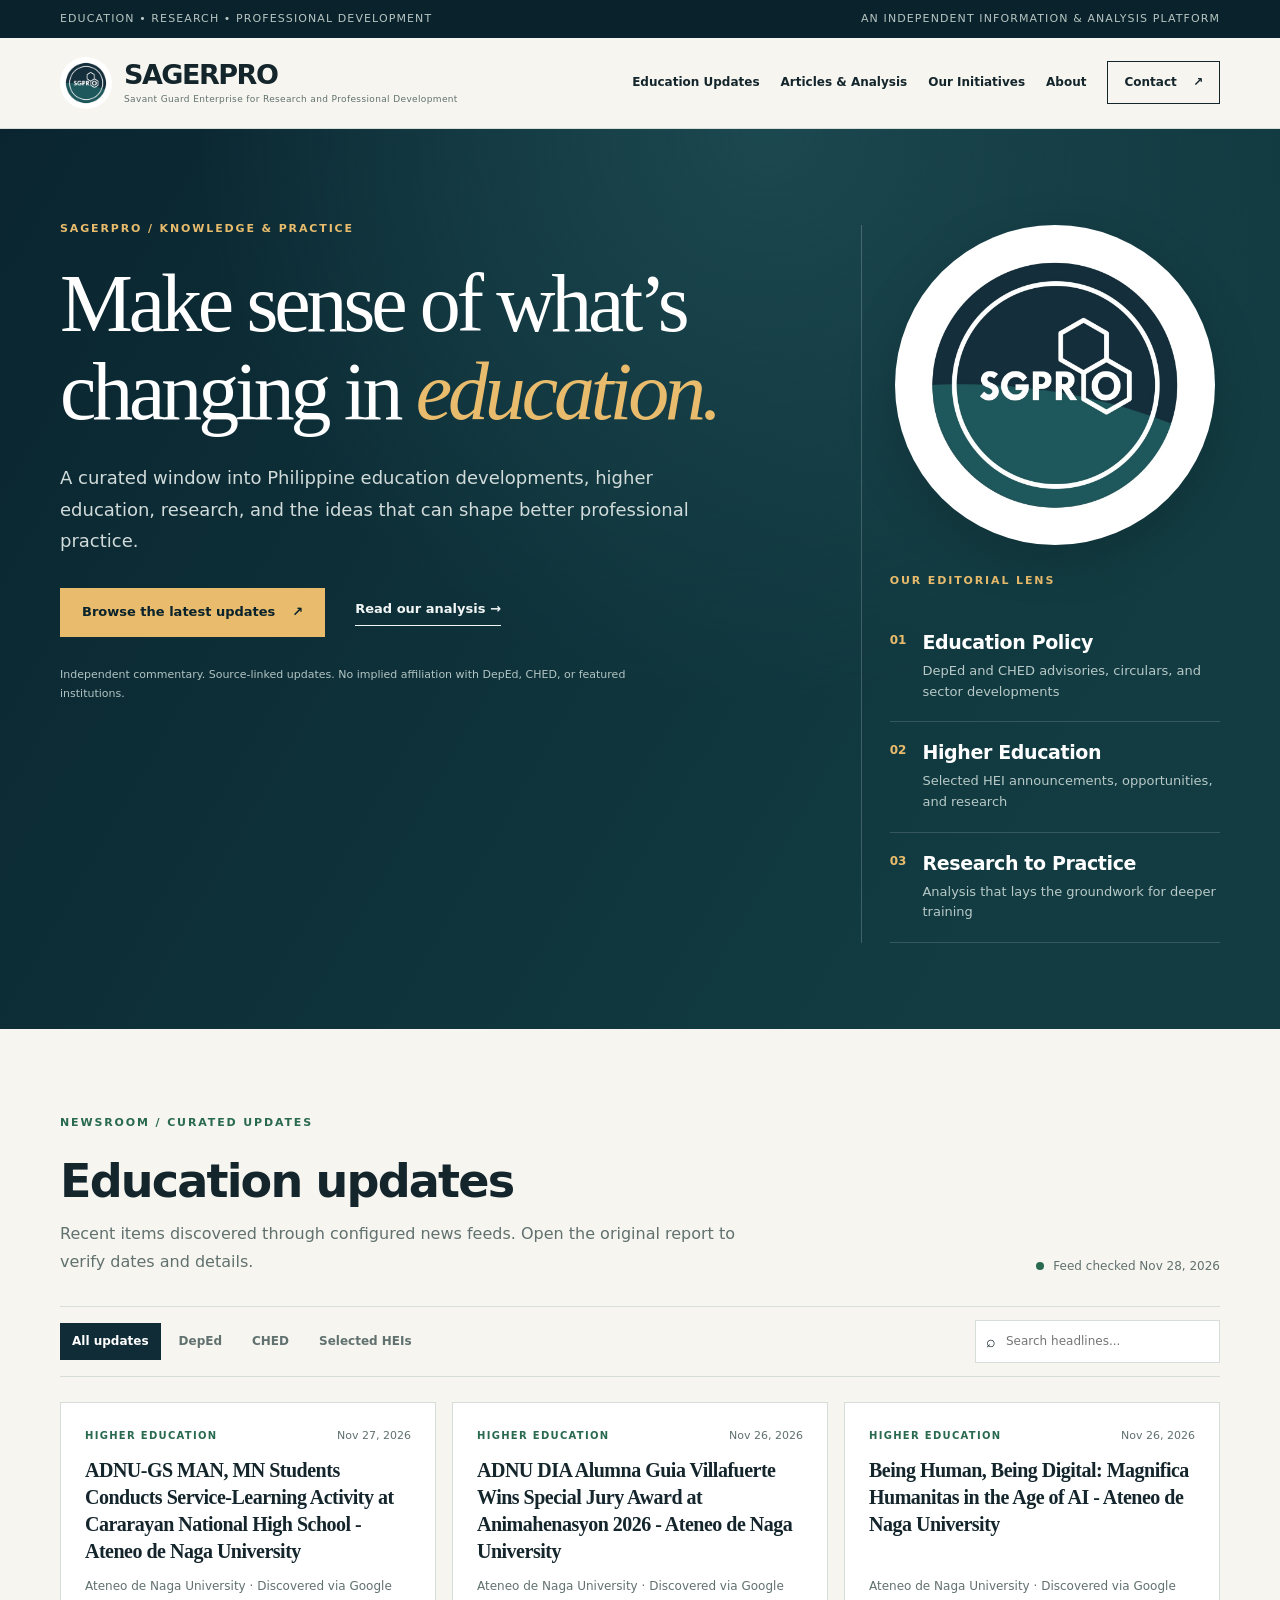
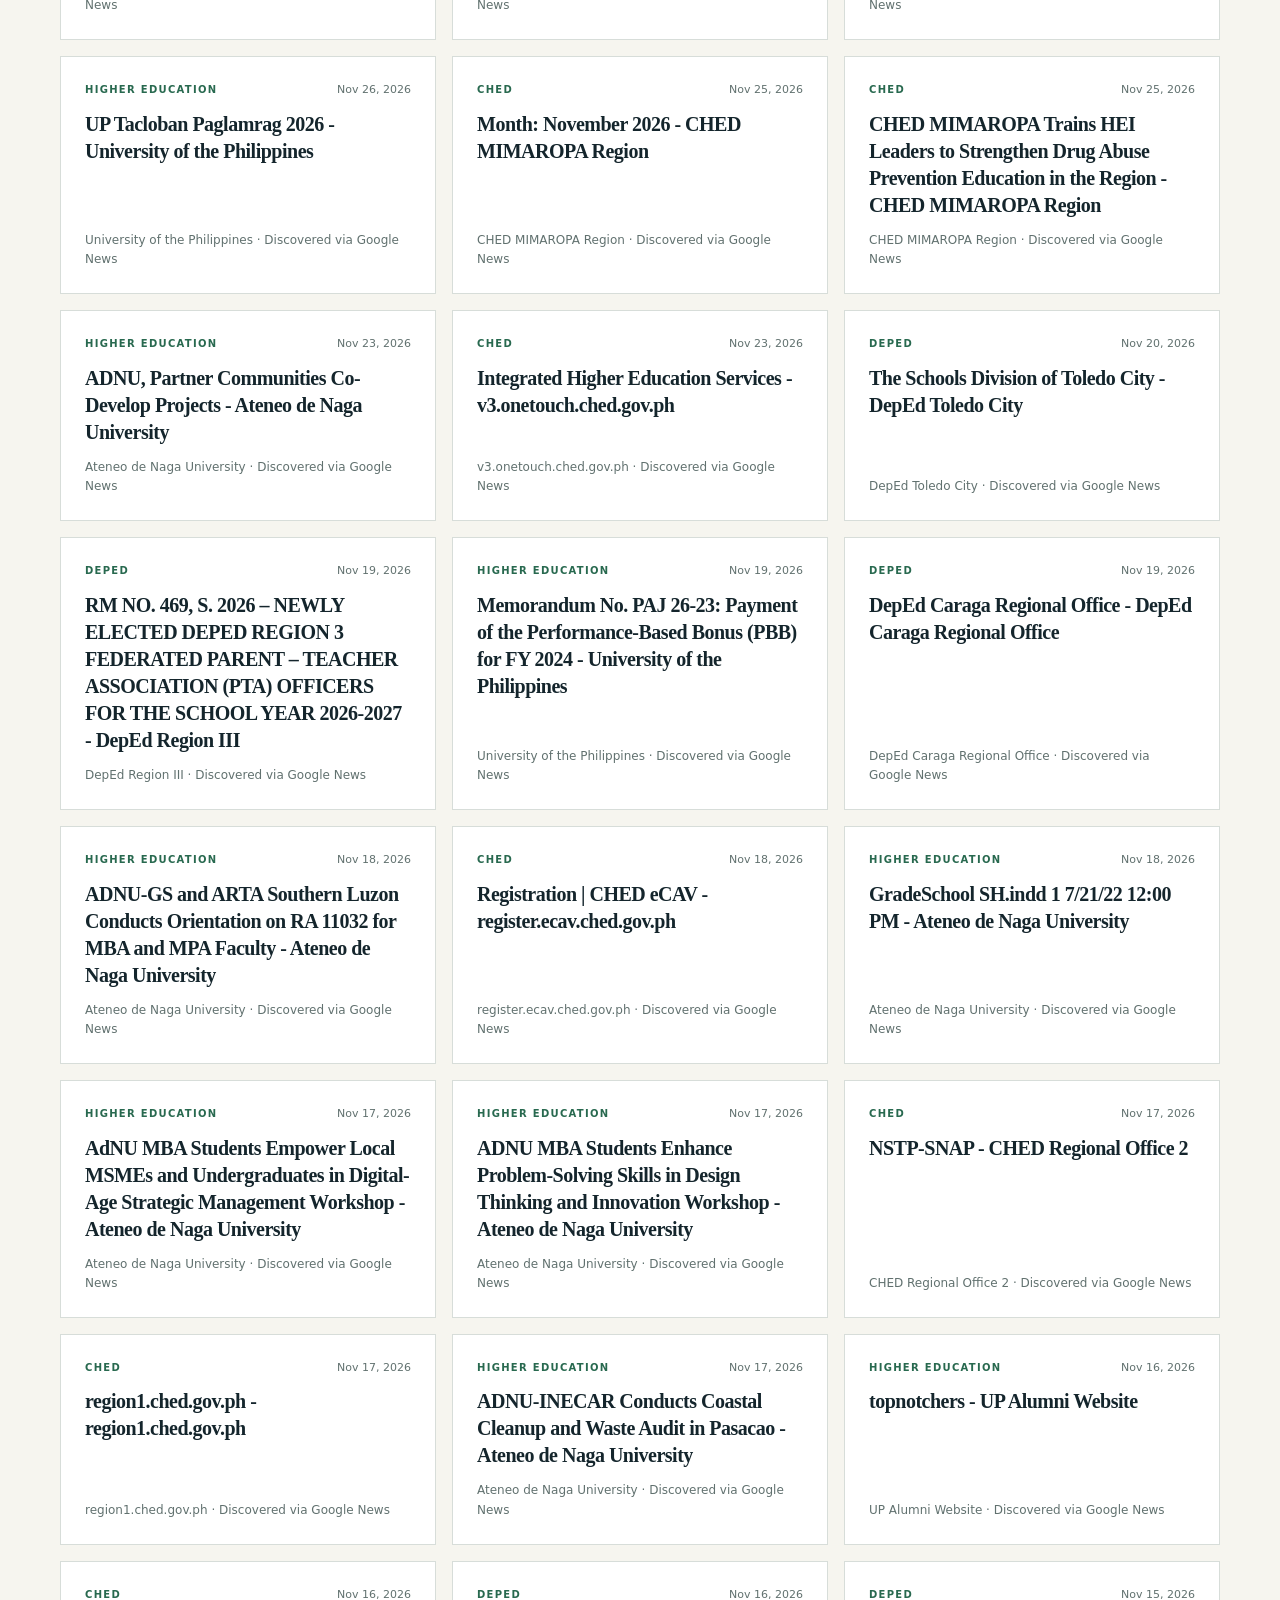
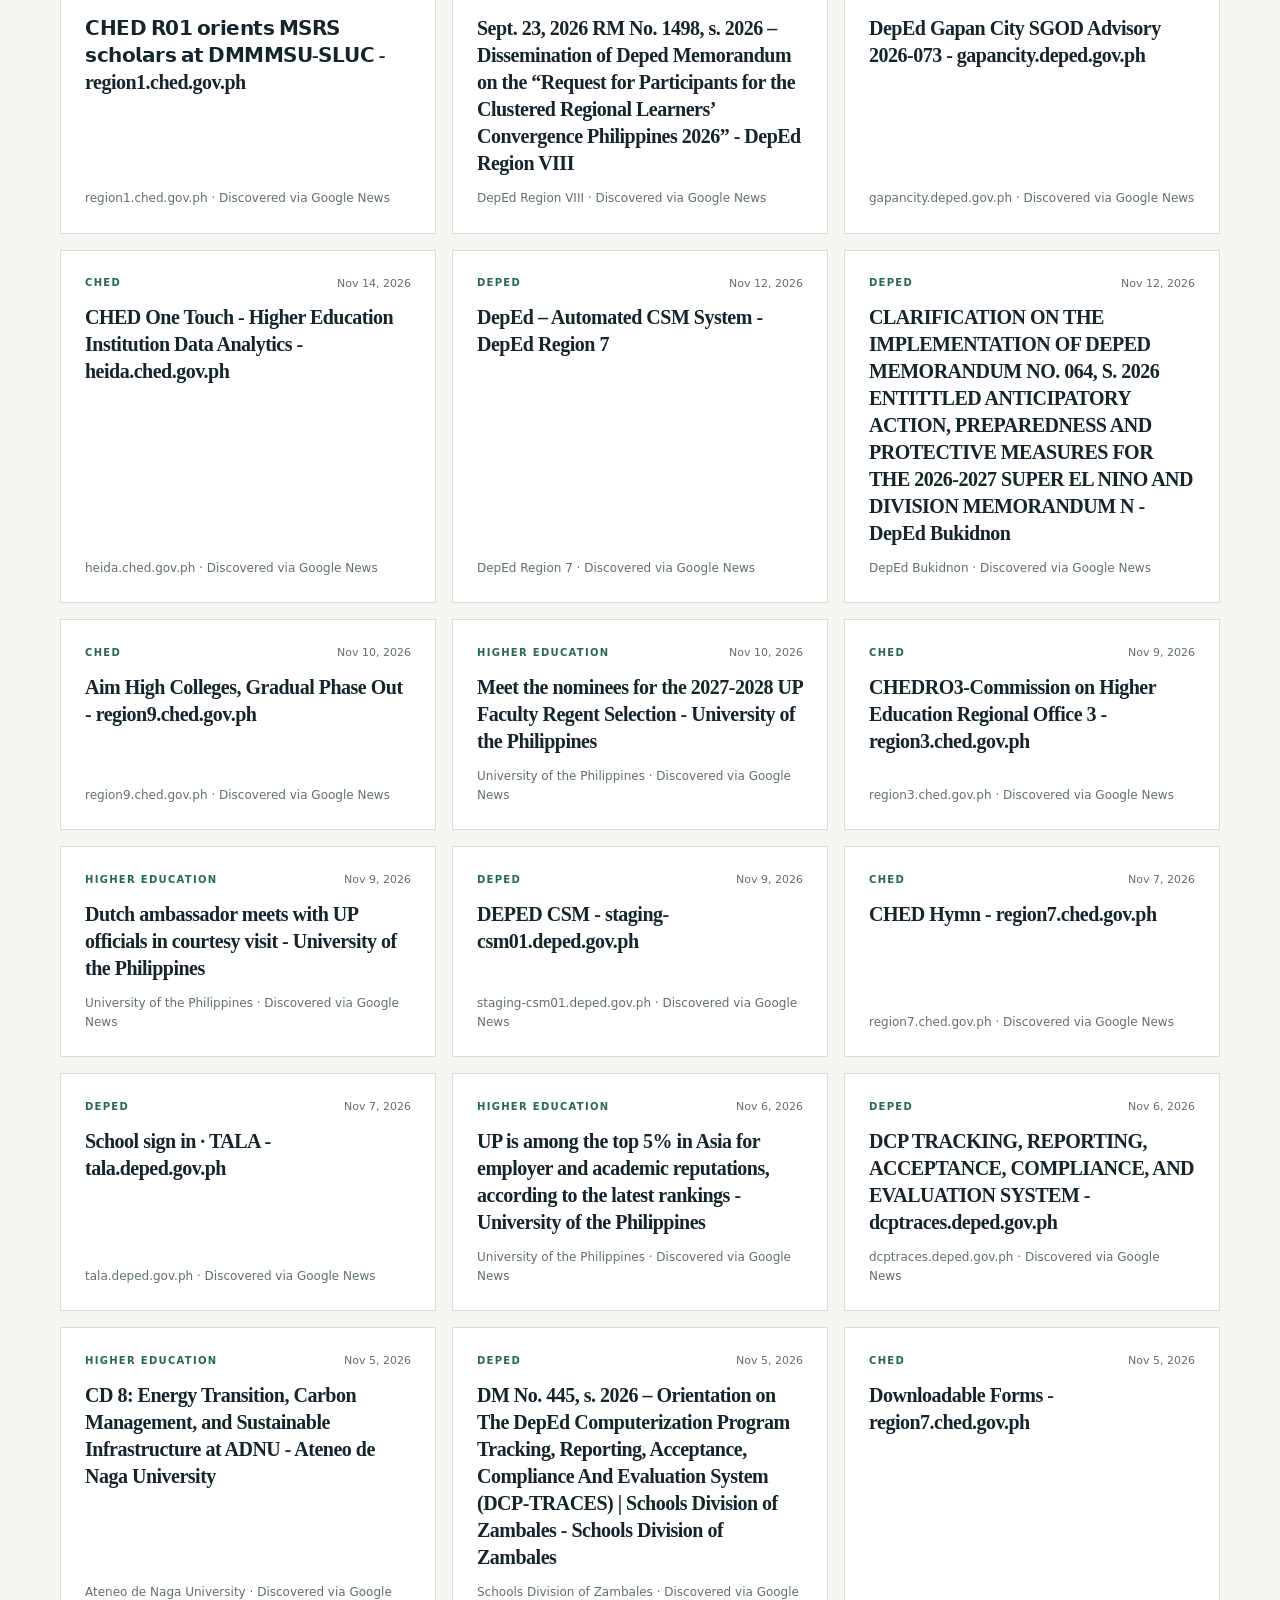
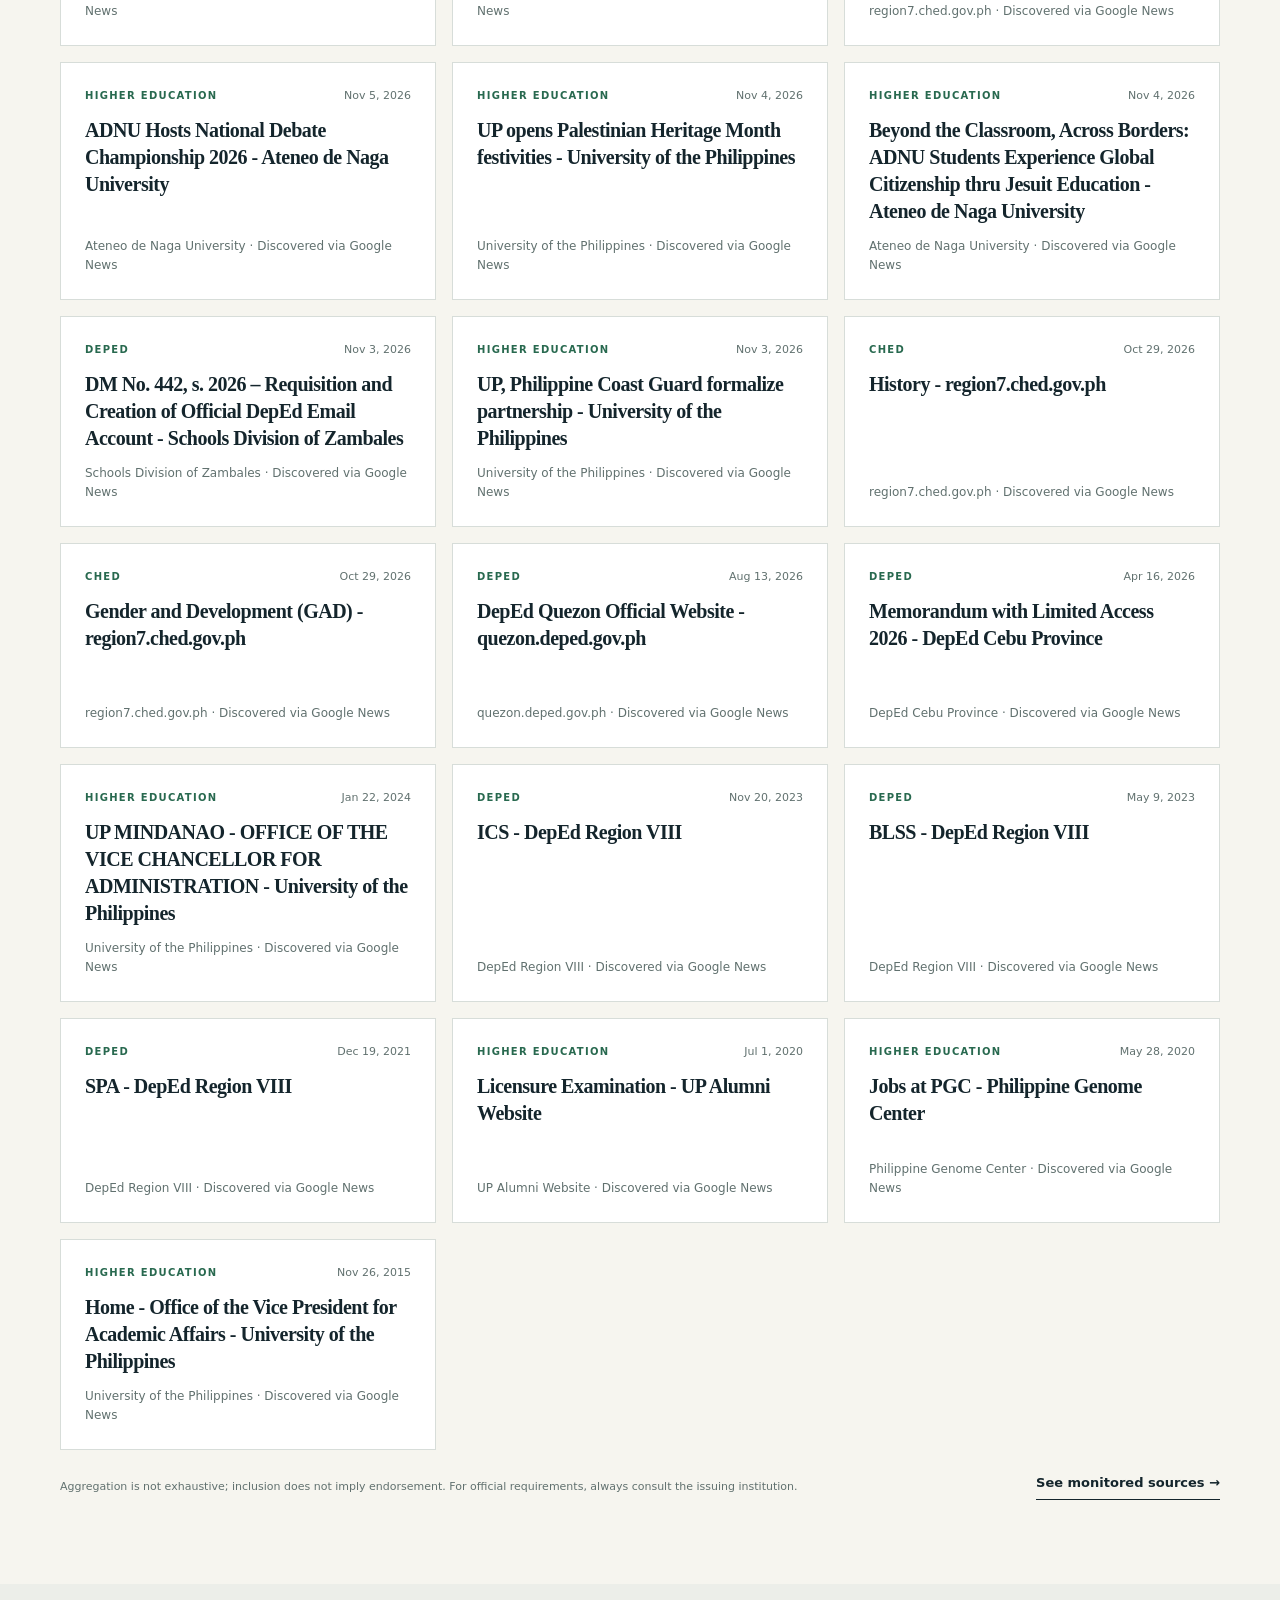
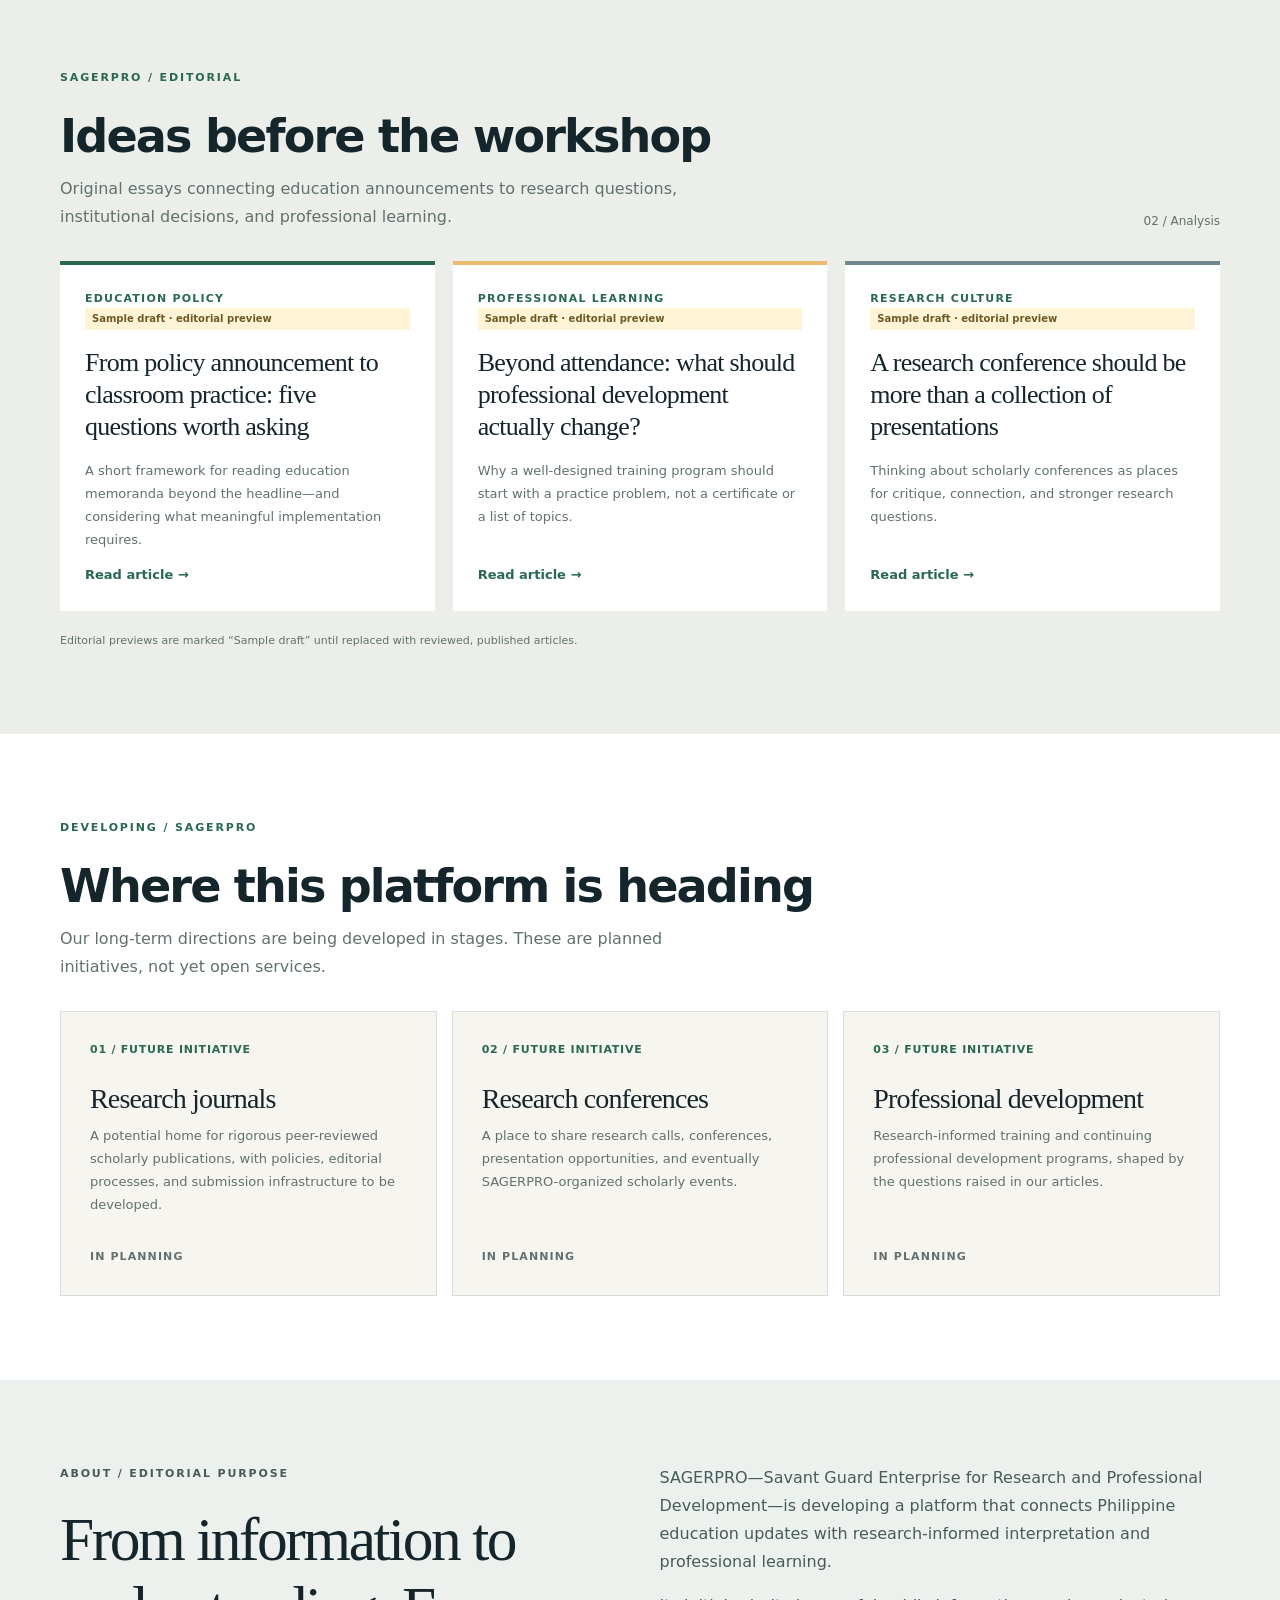
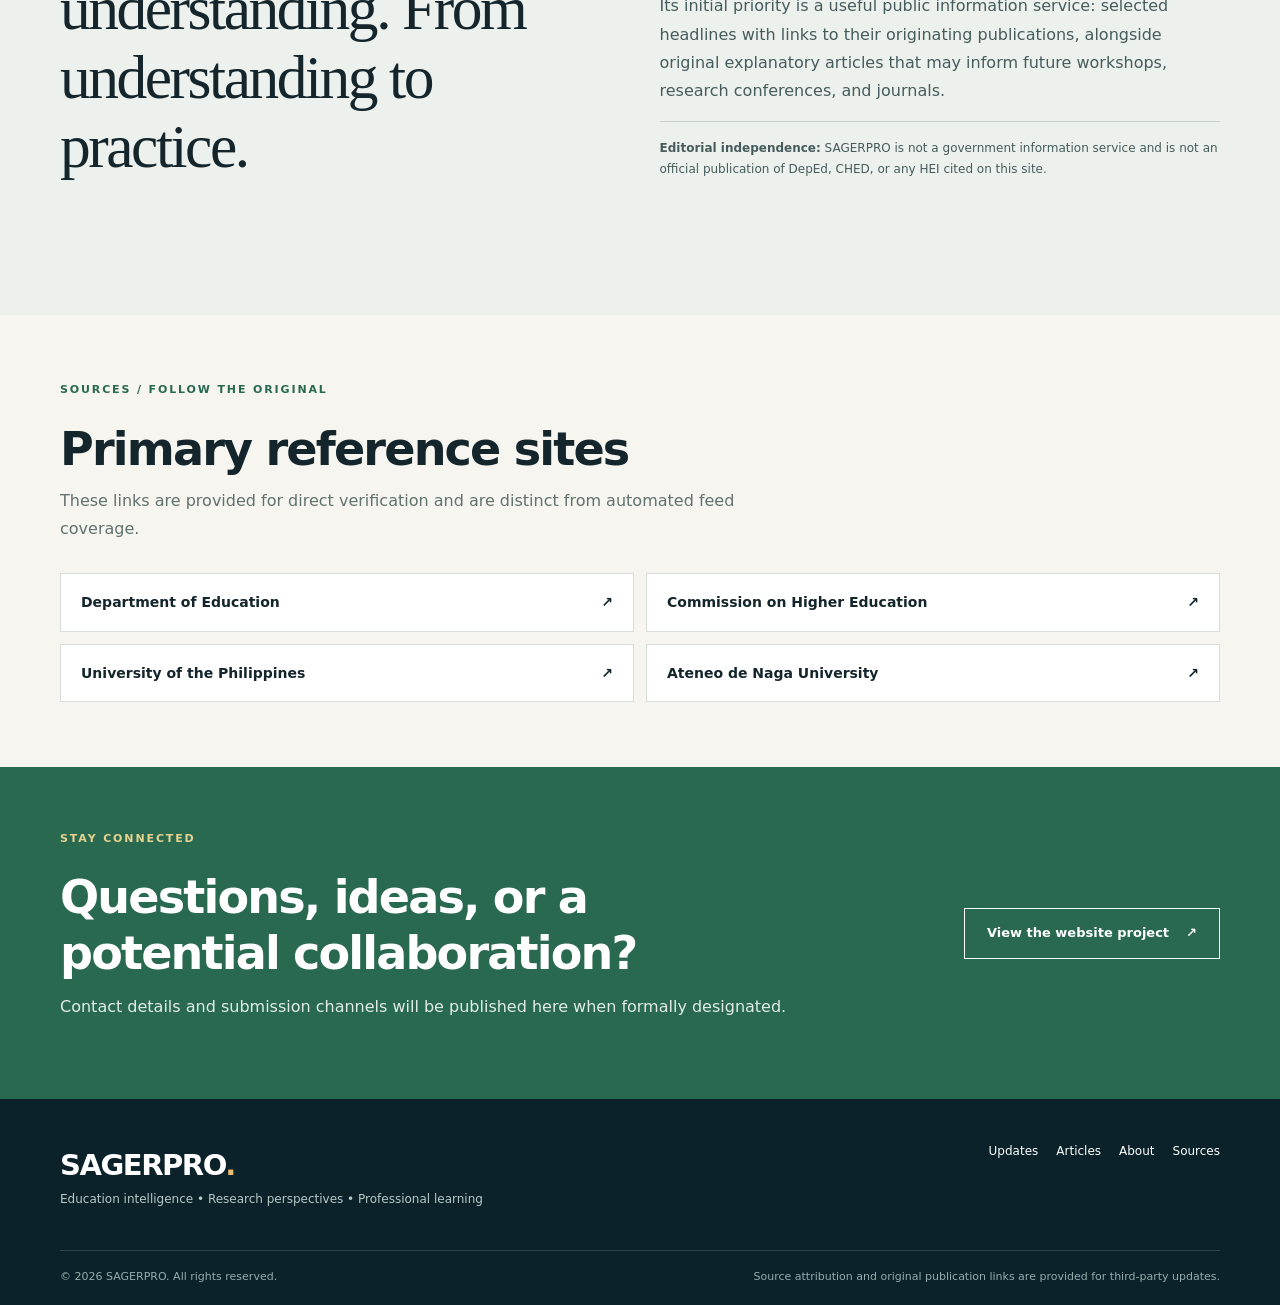
<file: index.html>
<!doctype html>
<html lang="en">
<head>
  <meta charset="utf-8">
  <meta name="viewport" content="width=device-width, initial-scale=1">
  <meta name="description" content="SAGERPRO: Philippine education policy updates, higher education news, research analysis, professional learning and future journal and conference initiatives.">
  <meta property="og:type" content="website">
  <meta property="og:title" content="SAGERPRO | Education, Research & Professional Learning">
  <meta property="og:description" content="Curated education updates and original analysis for educators, researchers and academic leaders.">
  <meta name="theme-color" content="#102c36">
  <title>SAGERPRO | Education, Research & Professional Learning</title>
  <link rel="icon" href="favicon.svg" type="image/svg+xml">
  <link rel="stylesheet" href="styles.css">
  <script src="script.js" defer></script>
</head>
<body>
  <a href="#main" class="skip-link">Skip to content</a>
  <div class="utility-strip"><div class="container utility-inner"><span>Education • Research • Professional Development</span><span>An independent information & analysis platform</span></div></div>
  <header class="site-header">
    <div class="container header-main">
      <a class="brand" href="./" aria-label="SAGERPRO home"><img class="brand-logo" src="images/sagerpro-logo.jpg" alt="SAGERPRO logo" width="52" height="52"><span><strong>SAGERPRO</strong><small>Savant Guard Enterprise for Research and Professional Development</small></span></a>
      <button type="button" class="menu-toggle" aria-controls="site-nav" aria-expanded="false">☰ <span>Menu</span></button>
      <nav id="site-nav" aria-label="Main navigation"><a href="#updates">Education Updates</a><a href="#insights">Articles & Analysis</a><a href="#initiatives">Our Initiatives</a><a href="#about">About</a><a class="nav-contact" href="#contact">Contact <span aria-hidden="true">↗</span></a></nav>
    </div>
  </header>
  <main id="main">
    <section class="hero">
      <div class="container hero-layout">
        <div class="hero-main"><p class="eyebrow light">SAGERPRO / Knowledge & Practice</p><h1>Make sense of what’s changing in <em>education.</em></h1><p class="hero-intro">A curated window into Philippine education developments, higher education, research, and the ideas that can shape better professional practice.</p><div class="hero-actions"><a class="button button-gold" href="#updates">Browse the latest updates <span aria-hidden="true">↗</span></a><a class="text-link light-link" href="#insights">Read our analysis <span aria-hidden="true">→</span></a></div><p class="hero-caption">Independent commentary. Source-linked updates. No implied affiliation with DepEd, CHED, or featured institutions.</p></div>
        <aside class="hero-side" aria-label="SAGERPRO identity and coverage areas"><div class="hero-logo-wrap"><img class="hero-logo" src="images/sagerpro-logo.jpg" alt="SAGERPRO official circular logo" width="320" height="320"></div><p class="eyebrow light">Our editorial lens</p><div class="hero-side-item"><span>01</span><div><h2>Education Policy</h2><p>DepEd and CHED advisories, circulars, and sector developments</p></div></div><div class="hero-side-item"><span>02</span><div><h2>Higher Education</h2><p>Selected HEI announcements, opportunities, and research</p></div></div><div class="hero-side-item"><span>03</span><div><h2>Research to Practice</h2><p>Analysis that lays the groundwork for deeper training</p></div></div></aside>
      </div>
    </section>
    <section class="section updates" id="updates">
      <div class="container">
        <div class="section-head"><div><p class="eyebrow">Newsroom / Curated updates</p><h2>Education updates</h2><p class="section-deck">Recent items discovered through configured news feeds. Open the original report to verify dates and details.</p></div><div class="update-meta"><span class="status-dot" aria-hidden="true"></span><span id="refresh-label">Waiting for first feed update</span></div></div>
        <div class="filter-bar"><div class="filter-buttons" aria-label="Filter updates" id="filters"><button type="button" class="filter active" data-category="All" aria-pressed="true">All updates</button><button type="button" class="filter" data-category="DepEd" aria-pressed="false">DepEd</button><button type="button" class="filter" data-category="CHED" aria-pressed="false">CHED</button><button type="button" class="filter" data-category="Higher Education" aria-pressed="false">Selected HEIs</button></div><label class="search-wrap"><span class="sr-only">Search news</span><span aria-hidden="true">⌕</span><input id="news-search" placeholder="Search headlines..." type="search" autocomplete="off"></label></div>
        <div id="news-list" class="news-grid" aria-live="polite"><div class="empty-state"><h3>Preparing the updates feed</h3><p>When the scheduled news collection runs, verified source-linked headlines will appear here.</p></div></div>
        <div class="news-bottom"><p>Aggregation is not exhaustive; inclusion does not imply endorsement. For official requirements, always consult the issuing institution.</p><a href="#sources" class="text-link">See monitored sources <span aria-hidden="true">→</span></a></div>
      </div>
    </section>
    <section class="section insights-section" id="insights"><div class="container"><div class="section-head"><div><p class="eyebrow">SAGERPRO / Editorial</p><h2>Ideas before the workshop</h2><p class="section-deck">Original essays connecting education announcements to research questions, institutional decisions, and professional learning.</p></div><span class="section-number">02 / Analysis</span></div><div id="article-list" class="article-grid" aria-live="polite"></div><p class="editorial-note">Editorial previews are marked “Sample draft” until replaced with reviewed, published articles.</p></div></section>
    <section class="section mission-section" id="initiatives"><div class="container"><div class="section-head"><div><p class="eyebrow">Developing / SAGERPRO</p><h2>Where this platform is heading</h2><p class="section-deck">Our long-term directions are being developed in stages. These are planned initiatives, not yet open services.</p></div></div><div class="initiative-grid"><div class="initiative"><span class="initiative-index">01 / Future initiative</span><h3>Research journals</h3><p>A potential home for rigorous peer-reviewed scholarly publications, with policies, editorial processes, and submission infrastructure to be developed.</p><span class="soon">In planning</span></div><div class="initiative"><span class="initiative-index">02 / Future initiative</span><h3>Research conferences</h3><p>A place to share research calls, conferences, presentation opportunities, and eventually SAGERPRO-organized scholarly events.</p><span class="soon">In planning</span></div><div class="initiative"><span class="initiative-index">03 / Future initiative</span><h3>Professional development</h3><p>Research-informed training and continuing professional development programs, shaped by the questions raised in our articles.</p><span class="soon">In planning</span></div></div></div></section>
    <section class="section about-section" id="about"><div class="container about-layout"><div><p class="eyebrow">About / Editorial purpose</p><h2>From information to understanding. From understanding to practice.</h2></div><div><p>SAGERPRO—Savant Guard Enterprise for Research and Professional Development—is developing a platform that connects Philippine education updates with research-informed interpretation and professional learning.</p><p>Its initial priority is a useful public information service: selected headlines with links to their originating publications, alongside original explanatory articles that may inform future workshops, research conferences, and journals.</p><p class="disclosure"><strong>Editorial independence:</strong> SAGERPRO is not a government information service and is not an official publication of DepEd, CHED, or any HEI cited on this site.</p></div></div></section>
    <section class="section sources-section" id="sources"><div class="container"><div class="section-head"><div><p class="eyebrow">Sources / Follow the original</p><h2>Primary reference sites</h2><p class="section-deck">These links are provided for direct verification and are distinct from automated feed coverage.</p></div></div><div class="source-links"><a href="https://www.deped.gov.ph/" rel="noopener noreferrer" target="_blank">Department of Education <span aria-hidden="true">↗</span></a><a href="https://ched.gov.ph/" rel="noopener noreferrer" target="_blank">Commission on Higher Education <span aria-hidden="true">↗</span></a><a href="https://up.edu.ph/" rel="noopener noreferrer" target="_blank">University of the Philippines <span aria-hidden="true">↗</span></a><a href="https://www.adnu.edu.ph/" rel="noopener noreferrer" target="_blank">Ateneo de Naga University <span aria-hidden="true">↗</span></a></div></div></section>
    <section class="contact-section" id="contact"><div class="container contact-layout"><div><p class="eyebrow light">Stay connected</p><h2>Questions, ideas, or a potential collaboration?</h2><p>Contact details and submission channels will be published here when formally designated.</p></div><a class="button button-outline" href="https://github.com/BernSGP/SAGERPRO" target="_blank" rel="noopener noreferrer">View the website project <span aria-hidden="true">↗</span></a></div></section>
  </main>
  <footer class="site-footer"><div class="container footer-main"><div><a class="footer-brand" href="./">SAGERPRO<span class="dot">.</span></a><p>Education intelligence • Research perspectives • Professional learning</p></div><div class="footer-links"><a href="#updates">Updates</a><a href="#insights">Articles</a><a href="#about">About</a><a href="#sources">Sources</a></div></div><div class="container footer-bottom"><span>© <span id="year"></span> SAGERPRO. All rights reserved.</span><span>Source attribution and original publication links are provided for third-party updates.</span></div></footer>
</body>
</html>
</file>
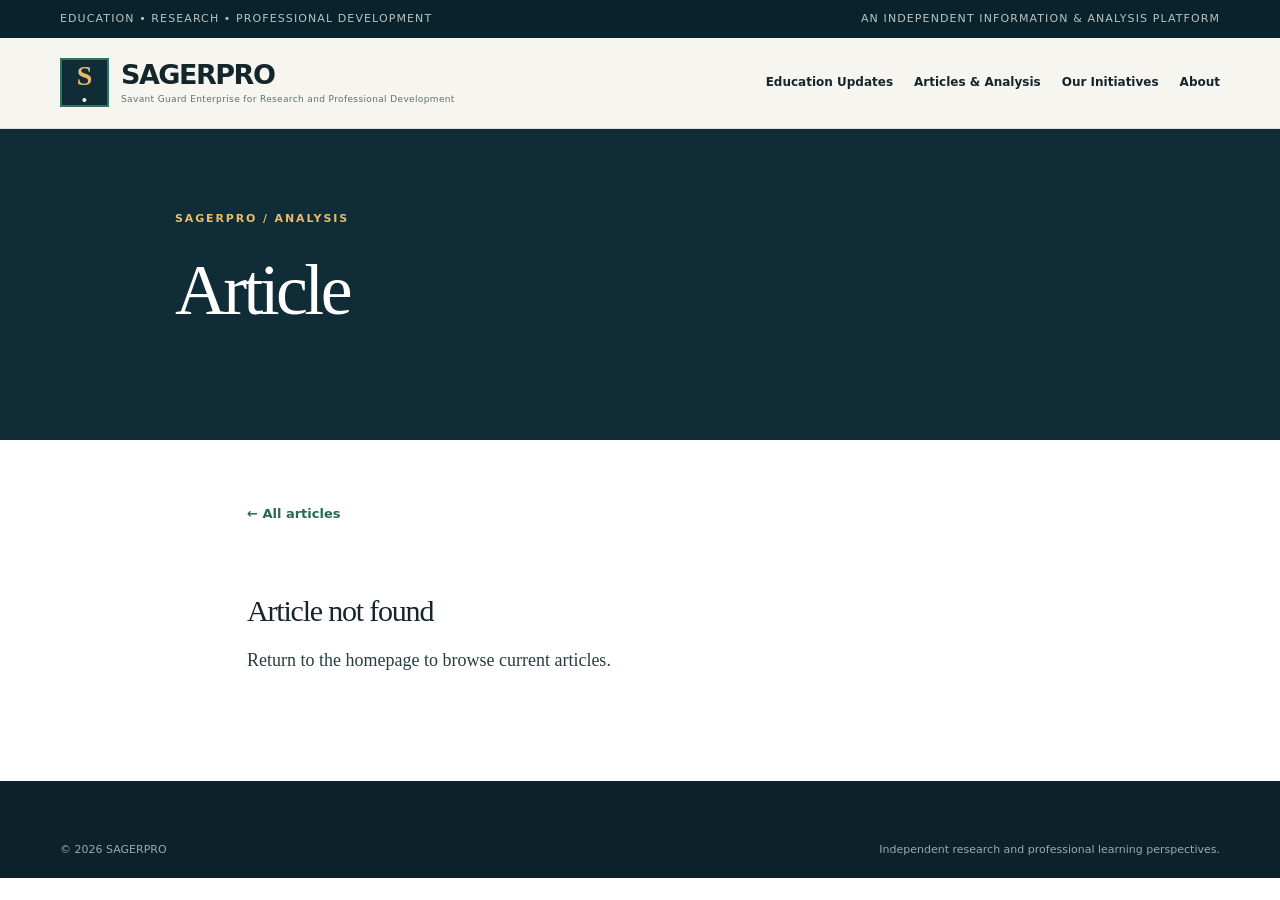
<file: article.html>
<!doctype html><html lang="en"><head><meta charset="utf-8"><meta name="viewport" content="width=device-width, initial-scale=1"><meta name="description" content="SAGERPRO original analysis on education, research and professional learning."><title>Article | SAGERPRO</title><link rel="icon" href="favicon.svg" type="image/svg+xml"><link rel="stylesheet" href="styles.css"><script src="script.js" defer></script></head><body class="article-page"><a href="#main" class="skip-link">Skip to content</a><div class="utility-strip"><div class="container utility-inner"><span>Education • Research • Professional Development</span><span>An independent information & analysis platform</span></div></div><header class="site-header"><div class="container header-main"><a class="brand" href="./"><span class="brand-mark">S<span>•</span></span><span><strong>SAGERPRO</strong><small>Savant Guard Enterprise for Research and Professional Development</small></span></a><button class="menu-toggle" aria-controls="site-nav" aria-expanded="false" type="button">☰ <span>Menu</span></button><nav id="site-nav"><a href="./#updates">Education Updates</a><a href="./#insights">Articles & Analysis</a><a href="./#initiatives">Our Initiatives</a><a href="./#about">About</a></nav></div></header><main id="main"><section class="article-hero"><div class="container"><p class="eyebrow light" id="article-tag">SAGERPRO / Analysis</p><h1 id="article-title">Article</h1><p class="deck" id="article-summary"></p><p id="article-meta" class="hero-caption"></p></div></section><section class="article-body-wrap"><a class="article-back" href="./#insights">← All articles</a><div id="article-body"><p>Loading the article...</p></div></section></main><footer class="site-footer"><div class="container footer-bottom" style="margin-top:0;border-top:0"><span>© <span id="year"></span> SAGERPRO</span><span>Independent research and professional learning perspectives.</span></div></footer></body></html>
</file>
<file: styles.css>
:root{--ink:#14252c;--navy:#102c36;--deep:#0a222b;--green:#28694f;--gold:#e8bc6c;--paper:#f6f5ef;--off:#eceee9;--line:#d7ddd9;--muted:#61716f;--white:#fff;--shadow:0 18px 44px rgba(19,43,47,.08)}
*{box-sizing:border-box}html{scroll-behavior:smooth}body{margin:0;color:var(--ink);background:var(--paper);font:16px/1.6 system-ui,-apple-system,"Segoe UI",Arial,sans-serif}a{color:inherit;text-decoration:none}button,input{font:inherit}button{cursor:pointer}h1,h2,h3,p{margin-top:0}h1,h2,h3{line-height:1.2}h1,h2{letter-spacing:-.04em}h2{font-size:clamp(2rem,3.6vw,3.1rem)}p{line-height:1.76}.container{width:min(1160px,calc(100% - 44px));margin:0 auto}.sr-only{position:absolute;width:1px;height:1px;padding:0;margin:-1px;overflow:hidden;clip:rect(0,0,0,0);white-space:nowrap;border:0}.skip-link{position:absolute;left:10px;top:-70px;background:#fff;color:#000;z-index:30;padding:12px}.skip-link:focus{top:10px}a:focus-visible,button:focus-visible,input:focus-visible{outline:3px solid var(--gold);outline-offset:3px}
.utility-strip{background:#09222b;color:#b7c5c2;font-size:11px;letter-spacing:.10em;text-transform:uppercase}.utility-inner{display:flex;justify-content:space-between;gap:20px;padding:10px 0}.site-header{position:sticky;top:0;z-index:20;background:rgba(246,245,239,.97);border-bottom:1px solid var(--line);backdrop-filter:blur(14px)}.header-main{display:flex;align-items:center;justify-content:space-between;gap:24px;min-height:90px}.brand{display:flex;gap:12px;align-items:center;min-width:0}.brand-mark{height:49px;width:49px;border:2px solid #2d765d;background:var(--navy);color:var(--gold);display:grid;place-items:center;font:bold 28px Georgia,serif;flex-shrink:0}.brand-mark span{color:#eee;font-size:15px}.brand strong{font-size:27px;font-weight:850;letter-spacing:-.055em;display:block;line-height:1}.brand small{font-size:9px;letter-spacing:.04em;color:var(--muted);display:block;margin-top:5px;max-width:360px;line-height:1.35}.site-header nav{display:flex;align-items:center;gap:21px;font-size:12px;font-weight:750}.site-header nav>a:hover,.footer-links a:hover,.text-link:hover{color:var(--green)}.nav-contact{border:1px solid var(--ink);padding:11px 16px;white-space:nowrap}.nav-contact span{margin-left:12px}.menu-toggle{display:none;background:transparent;border:1px solid var(--line);padding:9px 12px}.menu-toggle span{font-size:13px}
.hero{background:radial-gradient(circle at 60% 0%,#1c4850 0%,transparent 48%),linear-gradient(120deg,#0a2530,#123c42 80%);color:#fff;overflow:hidden}.hero-layout{display:grid;grid-template-columns:1.7fr .83fr;gap:65px;padding:90px 0 86px}.eyebrow{text-transform:uppercase;letter-spacing:.17em;font-size:11px;font-weight:800;color:var(--green);margin-bottom:22px}.eyebrow.light{color:var(--gold)}.hero h1{font-family:Georgia,"Times New Roman",serif;font-size:clamp(3rem,6.4vw,5.3rem);font-weight:500;line-height:1.08;max-width:770px;letter-spacing:-.05em;margin-bottom:25px}.hero h1 em{color:var(--gold);font-weight:400}.hero-intro{font-size:18px;max-width:650px;color:#d1dbda}.hero-actions{display:flex;gap:30px;align-items:center;flex-wrap:wrap;margin-top:31px}.button{padding:14px 22px;display:inline-flex;align-items:center;gap:17px;font-size:13px;font-weight:800;justify-content:space-between}.button-gold{background:var(--gold);color:var(--deep)}.button:hover{filter:brightness(.95)}.text-link{font-size:13px;font-weight:800;border-bottom:1px solid currentColor;padding-bottom:5px}.light-link{color:#f2f7f6}.hero-caption{font-size:11px;margin-top:28px;color:#b2c4c2;max-width:580px}.hero-side{border-left:1px solid rgba(255,255,255,.2);padding-left:28px;margin-top:6px}.hero-side-item{display:flex;gap:16px;padding:19px 0;border-bottom:1px solid rgba(255,255,255,.15)}.hero-side-item>span{font-size:12px;color:var(--gold);font-weight:800}.hero-side-item h2{font-size:19px;letter-spacing:-.02em;font-weight:650;margin-bottom:7px}.hero-side-item p{font-size:13px;color:#b8c9c7;margin:0;line-height:1.6}
.section{padding:84px 0}.section-head{display:flex;align-items:flex-end;justify-content:space-between;gap:30px;margin-bottom:30px}.section-head h2{margin-bottom:10px}.section-deck{color:var(--muted);max-width:690px;margin-bottom:0}.update-meta{display:flex;gap:9px;align-items:center;color:var(--muted);font-size:12px;white-space:nowrap}.status-dot{background:var(--green);width:8px;height:8px;border-radius:50%;flex-shrink:0}.filter-bar{display:flex;align-items:center;justify-content:space-between;gap:18px;border-top:1px solid var(--line);border-bottom:1px solid var(--line);padding:13px 0;margin-bottom:25px}.filter-buttons{display:flex;flex-wrap:wrap;gap:6px}.filter{border:0;background:transparent;color:var(--muted);padding:9px 12px;font-size:12px;font-weight:750}.filter.active{background:var(--navy);color:#fff}.search-wrap{display:flex;align-items:center;gap:8px;background:#fff;border:1px solid var(--line);padding:2px 10px}.search-wrap input{border:0;outline:none;width:205px;padding:9px 2px;font-size:12px;background:transparent}.news-grid{display:grid;grid-template-columns:repeat(3,minmax(0,1fr));gap:16px}.news-card{background:#fff;border:1px solid var(--line);padding:24px;min-height:205px;display:flex;flex-direction:column;gap:12px;transition:transform .2s,box-shadow .2s}.news-card:hover{transform:translateY(-3px);box-shadow:var(--shadow)}.card-top{display:flex;gap:10px;justify-content:space-between;align-items:center;font-size:11px;color:var(--muted)}.category{font-size:10px;text-transform:uppercase;letter-spacing:.13em;color:var(--green);font-weight:850}.news-card h3{font:600 20px/1.35 Georgia,"Times New Roman",serif;letter-spacing:-.025em;margin:0}.news-card h3 a:hover{color:var(--green)}.news-card .byline{margin-top:auto;font-size:12px;color:var(--muted)}.news-bottom{display:flex;justify-content:space-between;gap:24px;align-items:center;padding-top:23px}.news-bottom p{font-size:11px;color:var(--muted);margin:0}.news-bottom .text-link{white-space:nowrap}.empty-state{grid-column:1/-1;border:1px dashed #b7c9c1;background:#fff;min-height:190px;display:flex;flex-direction:column;justify-content:center;padding:30px 35px}.empty-state h3{font-family:Georgia,serif;font-size:25px}.empty-state p{color:var(--muted);margin-bottom:0}.insights-section{background:var(--off)}.section-number{font-size:12px;color:var(--muted)}.article-grid{display:grid;grid-template-columns:repeat(3,minmax(0,1fr));gap:18px}.article-card{border-top:4px solid var(--green);background:#fff;padding:25px;min-height:310px;display:flex;flex-direction:column}.article-card:nth-child(2){border-color:var(--gold)}.article-card:nth-child(3){border-color:#71888e}.article-category{color:var(--green);font-size:11px;letter-spacing:.11em;text-transform:uppercase;font-weight:800}.article-card h3{font:500 26px/1.24 Georgia,serif;letter-spacing:-.028em;margin:17px 0}.article-card p{font-size:13px;color:var(--muted)}.article-card a{margin-top:auto;font-size:13px;font-weight:850;color:var(--green)}.article-card a:hover{text-decoration:underline}.draft-chip{font-size:10px;font-weight:750;color:#6c5a24;background:#fff4d5;padding:3px 7px;display:inline-block}.editorial-note{font-size:11px;color:var(--muted);margin:20px 0 0}.mission-section{background:#fff}.initiative-grid{display:grid;grid-template-columns:repeat(3,1fr);gap:15px}.initiative{background:var(--paper);border:1px solid var(--line);padding:29px;display:flex;flex-direction:column;min-height:285px}.initiative-index{font-size:11px;color:var(--green);font-weight:850;text-transform:uppercase;letter-spacing:.07em}.initiative h3{font:500 28px Georgia,serif;margin:25px 0 10px;letter-spacing:-.03em}.initiative p{font-size:13px;color:var(--muted)}.soon{margin-top:auto;font-size:11px;color:var(--muted);font-weight:700;text-transform:uppercase;letter-spacing:.10em}.about-section{background:#edf1ed}.about-layout{display:grid;grid-template-columns:1fr 1.1fr;gap:90px}.about-layout h2{font:500 clamp(2.4rem,4.8vw,4.2rem)/1.12 Georgia,serif}.about-layout p{color:#465b5c}.about-layout .disclosure{font-size:12px;padding:16px 0;border-top:1px solid #c5d0c8}.sources-section{padding:65px 0}.source-links{display:grid;grid-template-columns:repeat(2,1fr);gap:12px}.source-links a{background:#fff;border:1px solid var(--line);padding:17px 20px;font-size:14px;font-weight:750;display:flex;justify-content:space-between}.source-links a:hover{border-color:var(--green);color:var(--green)}.contact-section{background:var(--green);color:#fff;padding:62px 0}.contact-layout{display:flex;gap:35px;align-items:center;justify-content:space-between}.contact-layout h2{max-width:640px;margin-bottom:12px}.contact-layout p{color:#e2ede8}.contact-layout .eyebrow{color:#e6d38f}.button-outline{border:1px solid #fff;color:#fff;flex-shrink:0}.site-footer{background:#0b222a;color:#fff;padding:43px 0 20px}.footer-main{display:flex;justify-content:space-between;gap:25px}.footer-brand{font-size:29px;font-weight:850;letter-spacing:-.05em}.footer-brand .dot{color:var(--gold)}.footer-main p{font-size:12px;color:#b8c9c7}.footer-links{display:flex;align-items:flex-start;gap:18px;font-size:12px}.footer-bottom{border-top:1px solid #29444d;padding-top:17px;margin-top:28px;display:flex;gap:20px;justify-content:space-between;color:#94aead;font-size:11px}
.article-page{background:#fff}.article-hero{background:var(--navy);padding:80px 0;color:#fff}.article-hero .container{max-width:930px}.article-hero h1{font:500 clamp(2.4rem,5.6vw,4.9rem)/1.14 Georgia,serif;letter-spacing:-.05em;margin-bottom:20px}.article-hero .deck{font-size:18px;color:#c4d3d2;max-width:740px}.article-body-wrap{max-width:830px;margin:auto;padding:60px 22px 85px}.article-body-wrap p{font:18px/1.9 Georgia,serif;color:#293d3d}.article-body-wrap h2{font:500 30px Georgia,serif;margin:40px 0 15px}.article-body-wrap .article-notice{background:#fff5de;border-left:4px solid var(--gold);font:14px/1.7 system-ui,sans-serif;padding:17px 22px;margin-bottom:36px;color:#614f28}.article-back{display:inline-block;margin-bottom:30px;color:var(--green);font-weight:750;font-size:13px}.article-not-found{text-align:center;padding:100px 0}
@media(max-width:1060px){.brand small{max-width:220px}.site-header nav{gap:11px;font-size:11px}.hero-layout{gap:35px}.hero h1{font-size:clamp(3rem,6vw,4.4rem)}}
@media(max-width:830px){.header-main{min-height:76px}.brand strong{font-size:23px}.brand small{font-size:8px;max-width:300px}.menu-toggle{display:block}.site-header nav{display:none;position:absolute;top:100%;left:0;right:0;padding:18px 22px 25px;background:var(--paper);border-bottom:1px solid var(--line);box-shadow:var(--shadow);flex-direction:column;align-items:stretch;gap:0}.site-header nav.open{display:flex}.site-header nav a{padding:12px 0}.hero-layout{grid-template-columns:1fr;padding:68px 0}.hero-side{border-left:0;border-top:1px solid rgba(255,255,255,.2);padding:10px 0 0;display:grid;grid-template-columns:repeat(3,1fr);gap:16px}.hero-side>.eyebrow{grid-column:1/-1}.hero-side-item{border:0}.news-grid,.article-grid,.initiative-grid{grid-template-columns:repeat(2,1fr)}.about-layout{gap:35px}.filter-bar{flex-wrap:wrap}.search-wrap{width:100%}.search-wrap input{width:100%}.section{padding:63px 0}}
@media(max-width:600px){.utility-inner span:last-child{display:none}.brand-mark{width:41px;height:41px;font-size:24px}.brand small{max-width:205px}.container{width:min(100% - 34px,1160px)}.hero-layout{padding:60px 0}.hero h1{font-size:3.2rem}.hero-side{grid-template-columns:1fr}.hero-side-item{padding:10px 0}.section-head{display:block}.section-number,.update-meta{margin-top:17px}.news-grid,.article-grid,.initiative-grid,.source-links,.about-layout{grid-template-columns:1fr}.news-bottom{display:block}.news-bottom .text-link{display:inline-block;margin-top:15px}.article-card{min-height:260px}.footer-main,.footer-bottom,.contact-layout{flex-direction:column}.footer-links{flex-wrap:wrap}.hero-actions{gap:20px}.filter{padding:8px 10px}.section{padding:55px 0}}
@media(prefers-reduced-motion:reduce){html{scroll-behavior:auto}*{transition:none!important}}

/* Preserve the existing official SAGERPRO logo stored in images/ */
.brand-logo{width:52px;height:52px;object-fit:contain;flex-shrink:0;border-radius:50%}
.hero-logo-wrap{display:flex;justify-content:center;align-items:center;margin:0 0 26px}
.hero-logo{display:block;width:min(100%,320px);height:auto;aspect-ratio:1 / 1;object-fit:contain;border-radius:50%;filter:drop-shadow(0 14px 24px rgba(0,0,0,.16))}
@media(max-width:830px){.hero-logo-wrap{grid-column:1/-1}.hero-logo{width:min(68vw,300px)}}
@media(max-width:600px){.brand-logo{width:41px;height:41px}.hero-logo{width:min(76vw,290px)}}
</file>
